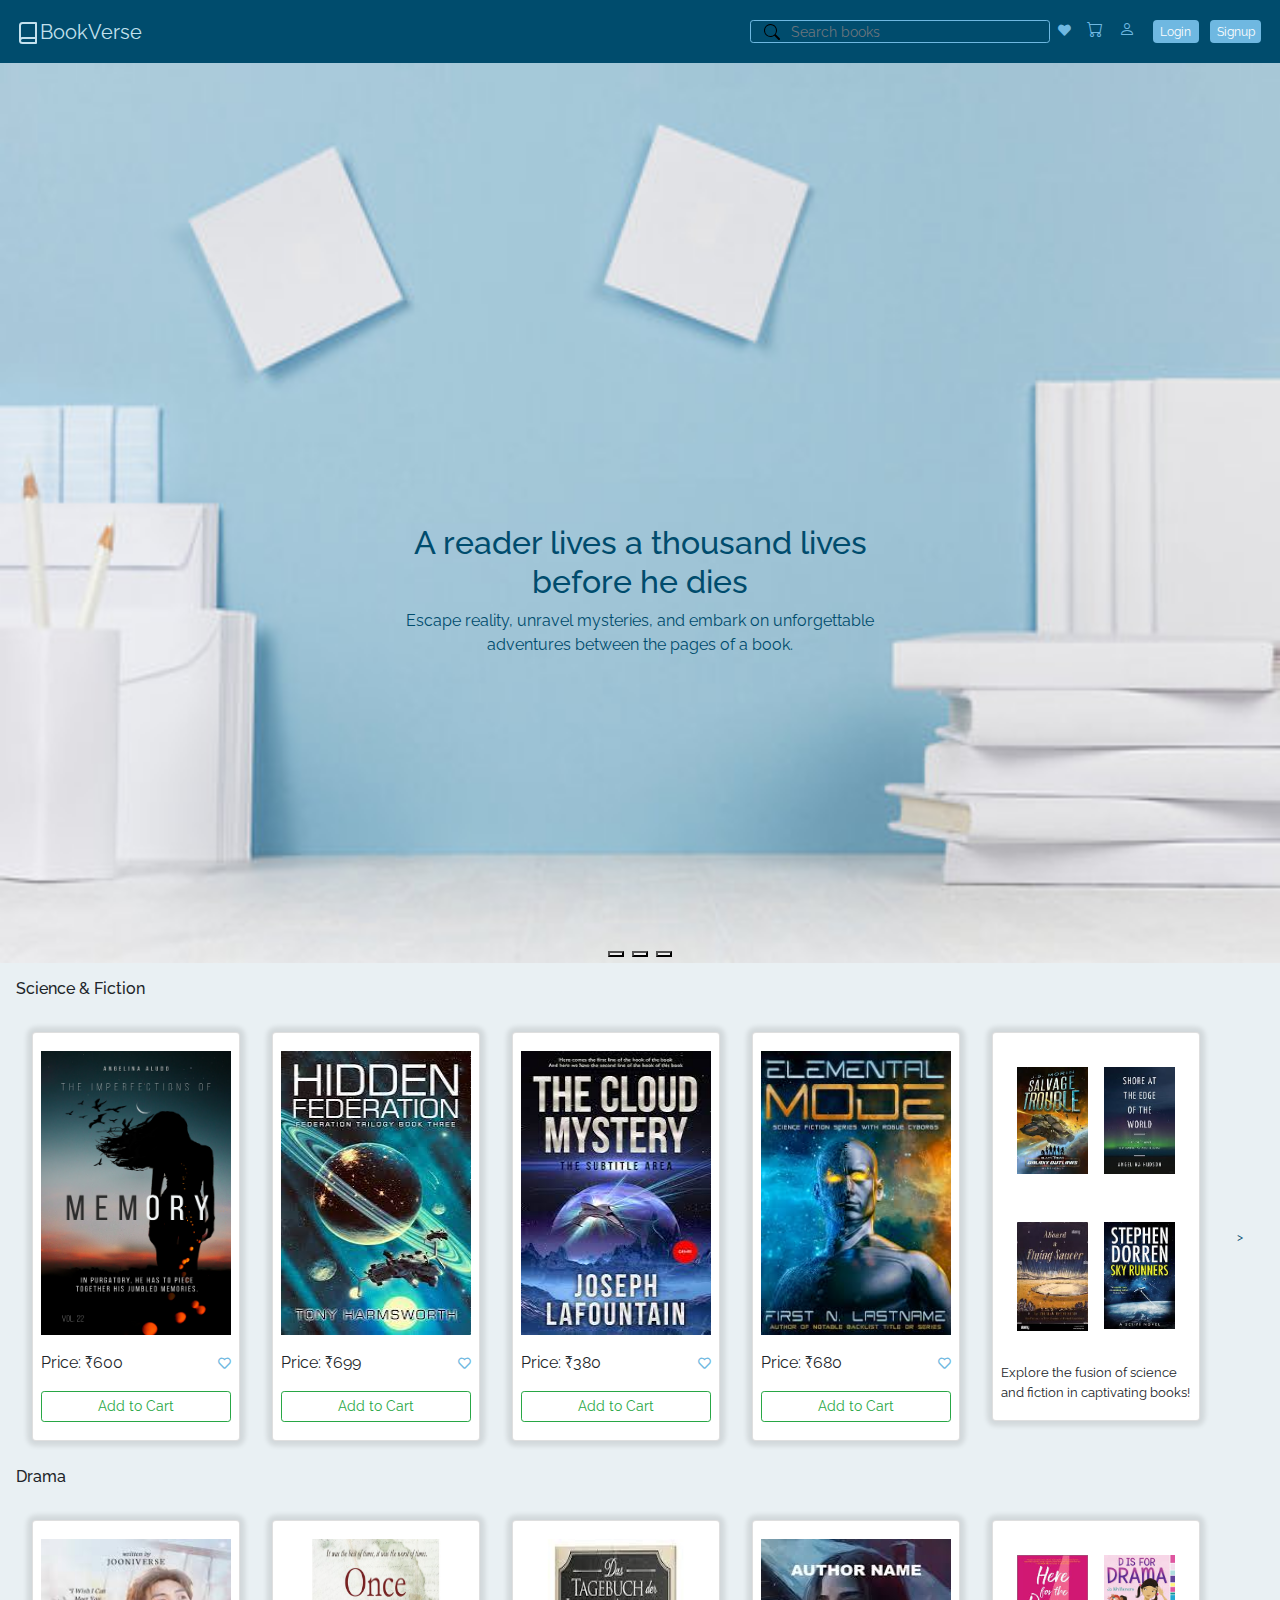
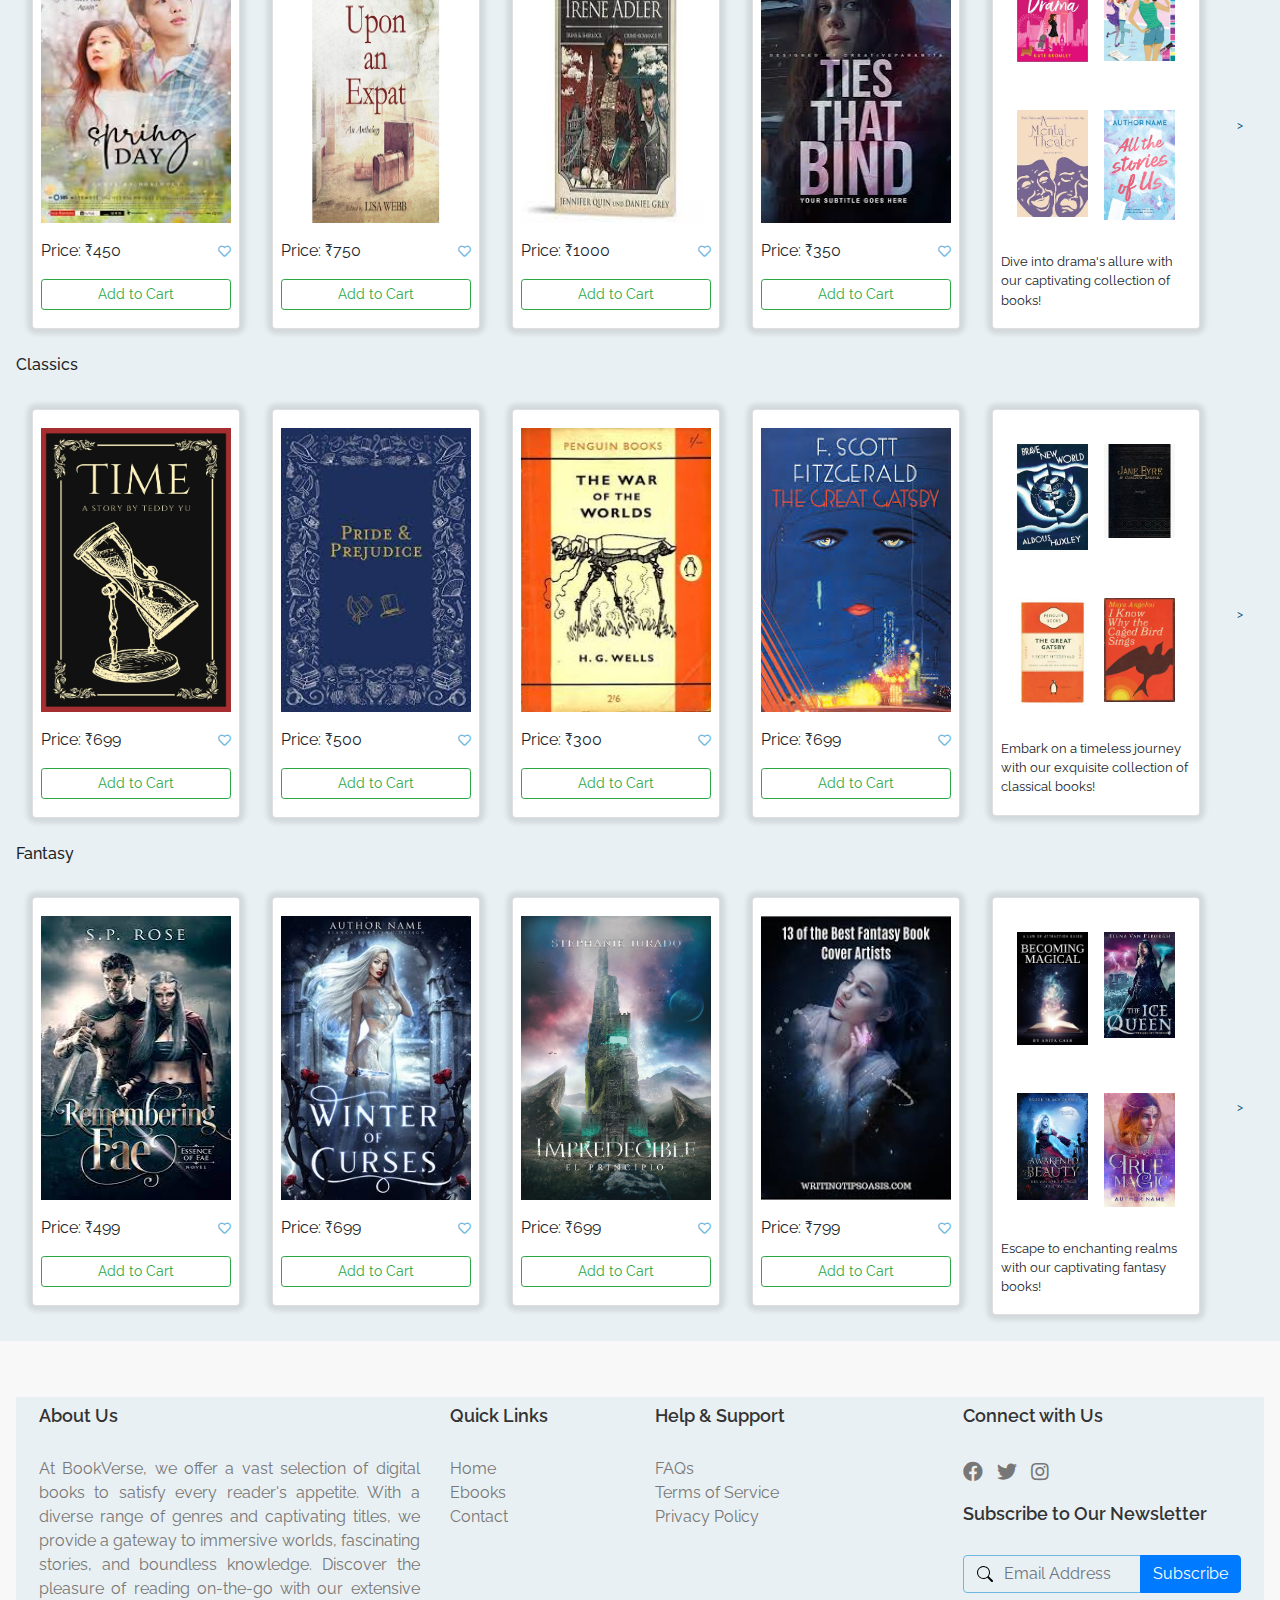
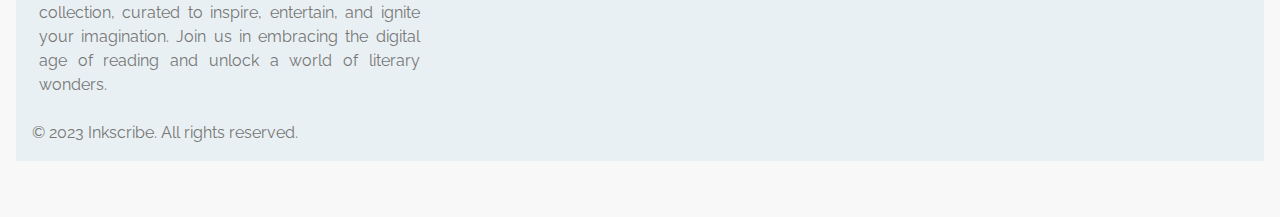
<file: landing.html>
<!DOCTYPE html>
<html>
  <head>
    <title>BookVerse: Your Digital Library</title>
    <link
      rel="stylesheet"
      href="https://cdn.jsdelivr.net/npm/bootstrap-icons@1.5.0/font/bootstrap-icons.css"
    />

    <link
      rel="stylesheet"
      href="https://maxcdn.bootstrapcdn.com/bootstrap/4.5.2/css/bootstrap.min.css"
    />
    <link
      rel="stylesheet"
      href="https://cdnjs.cloudflare.com/ajax/libs/font-awesome/5.15.3/css/all.min.css"
    />
    <script src="https://ajax.googleapis.com/ajax/libs/jquery/3.5.1/jquery.min.js"></script>
    <script src="https://cdnjs.cloudflare.com/ajax/libs/popper.js/1.16.0/umd/popper.min.js"></script>
    <script src="https://maxcdn.bootstrapcdn.com/bootstrap/4.5.2/js/bootstrap.min.js"></script>
    <script src="assets/js/landing.js"></script>
    <link rel="stylesheet" href="css/landing.css" />
    <link rel="icon" type="image/x-icon" href="images/book.svg">

  </head>
  <body>
    <header>
      <nav class="navbar navbar-expand-md navbar-custom align-items-center sticky-top">
        <a class="navbar-brand" href="#">
          <svg xmlns="http://www.w3.org/2000/svg" width="24" height="24" viewBox="0 0 24 24" fill="none" stroke="currentColor" stroke-width="2" stroke-linecap="round" stroke-linejoin="round" class="feather feather-book"><path d="M4 19.5A2.5 2.5 0 0 1 6.5 17H20"></path><path d="M6.5 2H20v20H6.5A2.5 2.5 0 0 1 4 19.5v-15A2.5 2.5 0 0 1 6.5 2z"></path></svg>BookVerse</a>
        <button
          class="navbar-toggler"
          type="button"
          data-toggle="collapse"
          data-target="#collapsibleNavbar"
        >
          <span class="navbar-toggler-icon"></span>
        </button>
        <div
          class="collapse navbar-collapse justify-content-end"
          id="collapsibleNavbar"
        >
          <ul class="navbar-nav">
            <li class="nav-item">
              <div class="dropdown">
                <form class="form-inline my-2 my-lg-0">
                  <div class="input-group mx-auto" style="width: 300px; padding-top: 10px;">
                    <input class="form-control form-control-sm align-self-center input-height input-width" type="text" placeholder="Search books" aria-label="Search">
                  </div>
                </form>
              </div>
            </li>
            <li class="nav-item">
              <a class="nav-link" href="#"
                ><i class="fas fa-heart navbar-icon navbar-icon-heart"></i
              ></a>
            </li>
            <li class="nav-item">
              <a class="nav-link" href="#"
                ><i class="bi bi-cart navbar-icon navbar-icon-cart"></i
              ></a>
            </li>
            <li class="nav-item">
              <a class="nav-link" href="#"
                ><i class="bi bi-person navbar-icon navbar-icon-user"></i
              ></a>
            </li>
            <li class="nav-item">
                <button class="btn btn-primary navbar-btn" data-target="#login_modal" data-toggle="modal">Login</button>
            </li>
            <li class="nav-item">
                <button class="btn btn-primary navbar-btn" data-target="#signup_modal" data-toggle="modal">Signup</button>
            </li>
          </ul>
        </div>
      </nav>
    </header>
    <div id="carouselExampleCaptions" class="carousel slide" data-ride="carousel">
      <div class="carousel-indicators indicator-item">
        <button type="button" class="m-1" data-bs-target="#carouselExampleCaptions" data-bs-slide-to="0" class="active" aria-current="true" aria-label="Slide 1"></button>
        <button type="button" class="m-1" data-bs-target="#carouselExampleCaptions" data-bs-slide-to="1" aria-label="Slide 2"></button>
        <button type="button" class="m-1" data-bs-target="#carouselExampleCaptions" data-bs-slide-to="2" aria-label="Slide 3"></button>
      </div>
      <div class="carousel-inner">
        <div class="carousel-item active car-item align-content-center ">
          <img src="images/blue_back.jpg" class="d-block w-100 car-image " alt="...">
          <div class="carousel-caption  w-60 justify-content-start c-dark">
            <h2 class="c-dark">A reader lives a thousand lives before he dies</h2>
            <p class="c-dark"> Escape reality, unravel mysteries, and embark on unforgettable adventures between the pages of a book.</p>
          </div>
        </div>
        <div class="carousel-item car-item ">
          <img src="images/blue_back.jpg" class="d-block w-100 car-image " alt="...">
          <div class="carousel-caption  w-60 justify-content-start c-dark">
            <h2 class="c-dark">Bookworm's Paradise: Where imagination knows no bounds.</h2>
            <p class="c-dark">Unleash your imagination, dive into captivating stories, and experience the magic of reading. Discover a bookworm's paradise.</p>
          </div>
        </div>
        <div class="carousel-item car-item ">
          <img src="images/blue_back.jpg" class="d-block w-100 car-image" alt="...">
          <div class="carousel-caption w-60 justify-content-start c-dark">
            <h2 class="c-dark">Literary Delight: Let the words be your sweet escape.</h2>
            <p class="c-dark cl">Discover the magic of literature, where words ignite your imagination and transport you to extraordinary realms of adventure and emotion.</p>
          </div>
        </div>
      </div>
      </div>
    </div>


    <div class="cat-item ml-3 mr-3 mt-3 mb-0"><h6>Science & Fiction</h6></div>
    <div id="cardContainersf">
    <div class="row no-gutters border-0">
      <div class="col-md-2 mx-md-auto  col-sm-6 card">
        <img src="img_sf/book1.jpg" class="card-img-top p-2 m-0" alt="Book 1">
        <div class="d-flex justify-content-between p-2">
          <p class="m-0 d-inline-block">Price:   ₹600</p>
          <a class="nav-link d-inline-block p-0" href="#"
              ><i class="far fa-heart navbar-icon navbar-icon-heart"></i
            ></a>
        </div>
          <a href="#" class="btn btn-outline-success btn-sm mt-2 m-2">Add to Cart</a> 
      </div>
      <div class="col-md-2 mx-md-auto  col-sm-6 card">
        <img src="img_sf/sf2.jpeg" class="card-img-top p-2 m-0" alt="Book 1">
        <div class="d-flex justify-content-between p-2">
          <p class="m-0 d-inline-block">Price:   ₹699</p>
          <a class="nav-link d-inline-block p-0" href="#"
              ><i class="far fa-heart navbar-icon navbar-icon-heart"></i
            ></a>
        </div>
          <a href="#" class="btn btn-outline-success btn-sm mt-2 m-2">Add to Cart</a> 
      </div>
      <div class="col-md-2 mx-md-auto  col-sm-6 card">
        <img src="img_sf/sf3.jpeg" class="card-img-top p-2 m-0" alt="Book 1">
        <div class="d-flex justify-content-between p-2">
          <p class="m-0 d-inline-block">Price:   ₹380</p>
          <a class="nav-link d-inline-block p-0" href="#"
              ><i class="far fa-heart navbar-icon navbar-icon-heart"></i
            ></a>
        </div>
          <a href="#" class="btn btn-outline-success btn-sm mt-2 m-2">Add to Cart</a> 
      </div>
      <div class="col-md-2 mx-md-auto  col-sm-6 card ">
        <img src="img_sf/sf4.jpeg" class="card-img-top p-2 m-0" alt="Book 1">
        <div class="d-flex justify-content-between p-2">
          <p class="m-0 d-inline-block">Price:   ₹680</p>
          <a class="nav-link d-inline-block p-0" href="#"
              ><i class="far fa-heart navbar-icon navbar-icon-heart"></i
            ></a>
        </div>
          <a href="#" class="btn btn-outline-success btn-sm mt-2 m-2">Add to Cart</a> 
      </div>
      <div class="col-md-2 mx-md-auto  col-sm-6 card">
        <div class="row bg-white">
        <img src="img_sf/sf51.jpeg" class="card-img-top p-2 m-0 h-25 w-50 col-md-6" alt="Book 1">
        <img src="img_sf/sf52.jpeg" class="card-img-top p-2 m-0 h-25 w-50 col-md-6" alt="Book 1">
      </div>
      <div class="row bg-white">
        <img src="img_sf/sf53.jpeg" class="card-img-top p-2 m-0 h-25 w-50 col-md-6" alt="Book 1">
        <img src="img_sf/sf55.jpeg" class="card-img-top p-2 m-0 h-25 w-50 col-md-6" alt="Book 1">
      </div>
      <p class="m-0 d-block small p-2">Explore the fusion of science and fiction in captivating books!</p>
      
      </div><div class="d-flex justify-content-between pl-2 pr-2">
        <button class="btn btn-primary navbar-btn align-self-center transparent-bg" id ="viewMoresf" class="small">></button>
      </div>
    </div>
  </div>
    <div class="cat-item ml-3 mr-3 mt-3 mb-0"><h6>Drama</h6></div>
    <div id="cardContainerdr">
    <div  class="row no-gutters border-0">
      <div class="col-md-2 mx-md-auto  col-sm-6 card">
        <img src="img_dr/dr51.jpeg" class="card-img-top p-2 m-0" alt="Book 1">
        <div class="d-flex justify-content-between p-2">
          <p class="m-0 d-inline-block">Price:   ₹450</p>
          <a class="nav-link d-inline-block p-0" href="#"
              ><i class="far fa-heart navbar-icon navbar-icon-heart"></i
            ></a>
        </div>
          <a href="#" class="btn btn-outline-success btn-sm mt-2 m-2">Add to Cart</a> 
      </div>
      <div class="col-md-2 mx-md-auto  col-sm-6 card">
        <img src="img_dr/dr1.jpeg" class="card-img-top p-2 m-0" alt="Book 1">
        <div class="d-flex justify-content-between p-2">
          <p class="m-0 d-inline-block">Price:   ₹750</p>
          <a class="nav-link d-inline-block p-0" href="#"
              ><i class="far fa-heart navbar-icon navbar-icon-heart"></i
            ></a>
        </div>
          <a href="#" class="btn btn-outline-success btn-sm mt-2 m-2">Add to Cart</a> 
      </div>
      <div class="col-md-2 mx-md-auto  col-sm-6 card">
        <img src="img_dr/dr2.jpeg" class="card-img-top p-2 m-0" alt="Book 1">
        <div class="d-flex justify-content-between p-2">
          <p class="m-0 d-inline-block">Price:   ₹1000</p>
          <a class="nav-link d-inline-block p-0" href="#"
              ><i class="far fa-heart navbar-icon navbar-icon-heart"></i
            ></a>
        </div>
          <a href="#" class="btn btn-outline-success btn-sm mt-2 m-2">Add to Cart</a> 
      </div>
      <div class="col-md-2 mx-md-auto  col-sm-6 card ">
        <img src="img_dr/dr54.jpeg" class="card-img-top p-2 m-0" alt="Book 1">
        <div class="d-flex justify-content-between p-2">
          <p class="m-0 d-inline-block">Price:   ₹350</p>
          <a class="nav-link d-inline-block p-0" href="#"
              ><i class="far fa-heart navbar-icon navbar-icon-heart"></i
            ></a>
        </div>
          <a href="#" class="btn btn-outline-success btn-sm mt-2 m-2">Add to Cart</a> 
      </div>
      <div class="col-md-2 mx-md-auto  col-sm-6 card">
        <div class="row bg-white">
        <img src="img_dr/dr52.jpeg" class="card-img-top p-2 m-0 h-25 w-50 col-md-6" alt="Book 1">
        <img src="img_dr/dr53.jpeg" class="card-img-top p-2 m-0 h-25 w-50 col-md-6" alt="Book 1">
      </div>
      <div class="row bg-white">
        <img src="img_dr/dr3.jpeg" class="card-img-top p-2 m-0 h-25 w-50 col-md-6" alt="Book 1">
        <img src="img_dr/dr4.jpg" class="card-img-top p-2 m-0 h-25 w-50 col-md-6" alt="Book 1">
      </div>
      <p class="m-0 d-block small p-2">Dive into drama's allure with our captivating collection of books!</p>
       
      </div> <div class="d-flex justify-content-between pl-2 pr-2">
          <button class="btn btn-primary navbar-btn align-self-center transparent-bg" id ="viewMoredr" class="small">></button>
        </div>
    </div>
  </div>
    <div class="cat-item ml-3 mr-3 mt-3 mb-0"><h6>Classics</h6></div>
    <div id="cardContainercl">
    <div class="row no-gutters border-0">
      <div class="col-md-2 mx-md-auto  col-sm-6 card">
        <img src="img_cl/cl1.webp" class="card-img-top p-2 m-0" alt="Book 1">
        <div class="d-flex justify-content-between p-2">
          <p class="m-0 d-inline-block">Price:   ₹699</p>
          <a class="nav-link d-inline-block p-0" href="#"
              ><i class="far fa-heart navbar-icon navbar-icon-heart"></i
            ></a>
        </div>
          <a href="#" class="btn btn-outline-success btn-sm mt-2 m-2">Add to Cart</a> 
      </div>
      <div class="col-md-2 mx-md-auto  col-sm-6 card">
        <img src="img_cl/cl2.jpeg" class="card-img-top p-2 m-0" alt="Book 1">
        <div class="d-flex justify-content-between p-2">
          <p class="m-0 d-inline-block">Price:   ₹500</p>
          <a class="nav-link d-inline-block p-0" href="#"
              ><i class="far fa-heart navbar-icon navbar-icon-heart"></i
            ></a>
        </div>
          <a href="#" class="btn btn-outline-success btn-sm mt-2 m-2">Add to Cart</a> 
      </div>
      <div class="col-md-2 mx-md-auto  col-sm-6 card">
        <img src="img_cl/cl3.jpeg" class="card-img-top p-2 m-0" alt="Book 1">
        <div class="d-flex justify-content-between p-2">
          <p class="m-0 d-inline-block">Price:   ₹300</p>
          <a class="nav-link d-inline-block p-0" href="#"
              ><i class="far fa-heart navbar-icon navbar-icon-heart"></i
            ></a>
        </div>
          <a href="#" class="btn btn-outline-success btn-sm mt-2 m-2">Add to Cart</a> 
      </div>
      <div class="col-md-2 mx-md-auto  col-sm-6 card ">
        <img src="img_cl/cl4.jpeg" class="card-img-top p-2 m-0" alt="Book 1">
        <div class="d-flex justify-content-between p-2">
          <p class="m-0 d-inline-block">Price:   ₹699</p>
          <a class="nav-link d-inline-block p-0" href="#"
              ><i class="far fa-heart navbar-icon navbar-icon-heart"></i
            ></a>
        </div>
          <a href="#" class="btn btn-outline-success btn-sm mt-2 m-2">Add to Cart</a> 
      </div>
      <div class="col-md-2 mx-md-auto  col-sm-6 card">
        <div class="row bg-white">
        <img src="img_cl/cl51.jpg" class="card-img-top p-2 m-0 h-25 w-50 col-md-6" alt="Book 1">
        <img src="img_cl/cl52.jpeg" class="card-img-top p-2 m-0 h-25 w-50 col-md-6" alt="Book 1">
      </div>
      <div class="row bg-white">
        <img src="img_cl/cl53.jpeg" class="card-img-top p-2 m-0 h-25 w-50 col-md-6" alt="Book 1">
        <img src="img_cl/cl54.jpeg" class="card-img-top p-2 m-0 h-25 w-50 col-md-6" alt="Book 1">
      </div>
      <p class="m-0 d-block small p-2">Embark on a timeless journey with our exquisite collection of classical books!</p>
      </div>
      <div class="d-flex justify-content-between pl-2 pr-2">
        <button class="btn btn-outline-primary navbar-btn align-self-center transparent-bg" id ="viewMorecl" class="small">></button>
      </div>
    </div>
  </div>
    <div class="cat-item ml-3 mr-3 mt-3 mb-0"><h6>Fantasy</h6></div>
    <div id="cardContainerfs">
    <div class="row no-gutters border-0">
  <div class="col-md-2 mx-md-auto  col-sm-6 card">
    <img src="img_fs/fs54.jpeg" class="card-img-top p-2 m-0" alt="Book 1">
    <div class="d-flex justify-content-between p-2">
      <p class="m-0 d-inline-block">Price:   ₹499</p>
      <a class="nav-link d-inline-block p-0" href="#"
          ><i class="far fa-heart navbar-icon navbar-icon-heart"></i
        ></a>
    </div>
      <a href="#" class="btn btn-outline-success btn-sm mt-2 m-2">Add to Cart</a> 
  </div>
  <div class="col-md-2 mx-md-auto  col-sm-6 card">
    <img src="img_fs/fs2.jpg" class="card-img-top p-2 m-0" alt="Book 1">
    <div class="d-flex justify-content-between p-2">
      <p class="m-0 d-inline-block">Price:   ₹699</p>
      <a class="nav-link d-inline-block p-0" href="#"
          ><i class="far fa-heart navbar-icon navbar-icon-heart"></i
        ></a>
    </div>
      <a href="#" class="btn btn-outline-success btn-sm mt-2 m-2">Add to Cart</a> 
  </div>
  <div class="col-md-2 mx-md-auto  col-sm-6 card">
    <img src="img_fs/fs3.jpg" class="card-img-top p-2 m-0" alt="Book 1">
    <div class="d-flex justify-content-between p-2">
      <p class="m-0 d-inline-block">Price:   ₹699</p>
      <a class="nav-link d-inline-block p-0" href="#"
          ><i class="far fa-heart navbar-icon navbar-icon-heart"></i
        ></a>
    </div>
      <a href="#" class="btn btn-outline-success btn-sm mt-2 m-2">Add to Cart</a> 
  </div>
  <div class="col-md-2 mx-md-auto  col-sm-6 card ">
    <img src="img_fs/fs4.jpeg" class="card-img-top p-2 m-0" alt="Book 1">
    <div class="d-flex justify-content-between p-2">
      <p class="m-0 d-inline-block">Price:   ₹799</p>
      <a class="nav-link d-inline-block p-0" href="#"
          ><i class="far fa-heart navbar-icon navbar-icon-heart"></i
        ></a>
    </div>
      <a href="#" class="btn btn-outline-success btn-sm mt-2 m-2">Add to Cart</a> 
  </div>
  <div class="col-md-2 mx-md-auto  col-sm-6 card">
    <div class="row bg-white">
    <img src="img_fs/fs51.jpeg" class="card-img-top p-2 m-0 h-25 w-50 col-md-6" alt="Book 1">
    <img src="img_fs/fs1.jpeg" class="card-img-top p-2 m-0 h-25 w-50 col-md-6" alt="Book 1">
  </div>
  <div class="row bg-white">
    <img src="img_fs/fs52.jpeg" class="card-img-top p-2 m-0 h-25 w-50 col-md-6" alt="Book 1">
    <img src="img_fs/fs53.jpeg" class="card-img-top p-2 m-0 h-25 w-50 col-md-6" alt="Book 1">
  </div>
  <p class="m-0 d-block small p-2">Escape to enchanting realms with our captivating fantasy books!</p>
 
  </div> <div class="d-flex justify-content-between pl-2 pr-2">
    <button class="btn btn-primary navbar-btn align-self-center transparent-bg" id ="viewMorefs" >></button>
  </div>
</div>
</div>
    <footer class="footer">
      <div class="cont">
        <div class="row p-2 border-0">
          <div class="col-md-4 col-sm-6">
            <h4>About Us</h4>
            <p class="text-justify">At BookVerse, we offer a vast selection of digital books to satisfy every reader's appetite. With a diverse range of genres and captivating titles, we provide a gateway to immersive worlds, fascinating stories, and boundless knowledge. Discover the pleasure of reading on-the-go with our extensive collection, curated to inspire, entertain, and ignite your imagination. Join us in embracing the digital age of reading and unlock a world of literary wonders.</p>
          </div>
          <div class="col-md-2 col-sm-6">
            <h4>Quick Links</h4>
            <ul class="list-unstyled">
              <li><a href="#">Home</a></li>
              <li><a href="#">Ebooks</a></li>
              <li><a href="#">Contact</a></li>
            </ul>
          </div>
          <div class="col-md-3 col-sm-6">
            <h4>Help & Support</h4>
            <ul class="list-unstyled">
              <li><a href="#">FAQs</a></li>
              <li><a href="#">Terms of Service</a></li>
              <li><a href="#">Privacy Policy</a></li>
            </ul>
          </div>
          <div class="col-md-3 col-sm-6">
            <h4>Connect with Us</h4>
            <ul class="list-inline social-icons">
              <li><a href="#"><i class="fab fa-facebook"></i></a></li>
              <li><a href="#"><i class="fab fa-twitter"></i></a></li>
              <li><a href="#"><i class="fab fa-instagram"></i></a></li>
            </ul>
            <h4>Subscribe to Our Newsletter</h4>
            <form>
              <div class="input-group">
                <input type="email" class="form-control" placeholder="Email Address">
                <div class="input-group-append">
                  <button type="submit" class="btn btn-primary">Subscribe</button>
                </div>
              </div>
            </form>
          </div>
          <p class="text-center m-2 d-block justify-self-center">&copy; 2023 Inkscribe. All rights reserved.</p>
        </div>
      </div>
    </footer>
    
  </body>
</html>
</file>
<file: css/landing.css>
/* Import Raleway font from Google Fonts */
@import url('https://fonts.googleapis.com/css2?family=Raleway:wght@300;400;500;700&display=swap');

/* Apply Raleway as the font-family for the body */
body {
  font-family: 'Raleway', sans-serif;
}


body {
  margin: 0px;
  padding: 0px;
  box-sizing: border-box;
  background-color:#e9f0f3;
  background-size: cover;
   
}
.navbar-custom {
  background-color: #004C6D;
  height: 7vh;
}
.navbar-custom .navbar-brand {
  color:  #C4E1EE;
}
.navbar-custom .navbar-nav .nav-link {
  color:  #C4E1EE;
}
.navbar-custom .navbar-nav .nav-link:hover {
  color:  #C4E1EE;
}

.navbar-icon {
  color:  #6FB8E1;
  font-size: 1rem; /* Adjust the font size as needed */
}

.navbar-icon-heart,
.navbar-icon-cart,
.navbar-icon-user {
  transition: color 0.3s ease; /* Add transition for hover effect */
}

.navbar-icon-heart:hover,
.navbar-icon-cart:hover,
.navbar-icon-user:hover {
  color:  #C4E1EE; /* Creamy white */
}
.navbar-icon-heart:hover {
  font-size: 0.8rem;
  fill:  #C4E1EE;
}
.navbar-icon-heart {
  font-size: 0.8rem;
}
input.form-control {
  border: 1px solid  #6FB8E1;
  display: block;
  padding: 9px 2px 9px 40px;
  background: transparent
    url("data:image/svg+xml,%3Csvg xmlns='http://www.w3.org/2000/svg' width='16' height='16' class='bi bi-search navbar-icon' viewBox='0 0 16 16'%3E%3Cpath d='M11.742 10.344a6.5 6.5 0 1 0-1.397 1.398h-.001c.03.04.062.078.098.115l3.85 3.85a1 1 0 0 0 1.415-1.414l-3.85-3.85a1.007 1.007 0 0 0-.115-.1zM12 6.5a5.5 5.5 0 1 1-11 0 5.5 5.5 0 0 1 11 0z'%3E%3C/path%3E%3C/svg%3E")
    no-repeat 13px center;
}
.input-height {
  height: 23px;
}
.input-width {
  width: 80px;
}
.navbar-image {
  height: 40px;
  width: 40px;
  margin: 0px;
  padding: 0px;
}
.navbar {
  margin: 0px;
}
.car-image {
  height: 100%;
  width: 100%;
}
.car-item {
  height: 100vh;
}
.indicator-item{
  padding: 2px;
  border: 0px;
}
.c-dark{
  color:#004C6D;
}
.c-light{
  color: #6FB8E1;
}
.c-ultraLight{
  color:  #C4E1EE;
}
.carousel-caption{
  position: absolute;
  right:30%;
  bottom: 30%;
  left:30%;
  z-index: 10;
}
.h2{
  margin-bottom: 10px;
}
.card-img-top{
  height: 300px;
  width: 100%;
  margin: 10px;
}
.card{
  height: fit-content;
  padding: 10px;
  margin: 10px;
  background-color: #FFF;
  box-shadow: 0 0 5px 5px rgba(0, 0, 0, 0.1);
}
.cat-item{
  display: flex;
  flex-direction: row;
  justify-content: space-between;
  margin-top: 10px;
  font-size: x-small;
}
.card-cta{
 flex-direction: row;
 justify-content: space-around;
 
}
.navbar-btn {
  height: 23px;
  width: 80%;
  font-size: 12px;
  margin: 10px;
  padding: 3px;
  background-color: #6FB8E1;
  border: none;
  color: #FFF;
  justify-content: center;
  align-items: center;
}
.navbar-btn:hover {
  height: 23px;
  width: 80%;
  font-size: 12px;
  margin: 10px;
  padding: 3px;
  background-color: #C4E1EE;
  border: none;
  color: #FFF;
  justify-content: center;
  align-items: center;
}

.row{
  margin:1rem;
  border: 0;
  background-color:#e9f0f3;
}
.footer {
  background-color: #f8f8f8;
  padding: 40px 0;
}

.footer h4 {
  color: #333;
  font-size: 18px;
  font-weight: 600;
  margin-bottom: 30px;
}

.footer p {
  color: #777;
}

.footer ul.list-unstyled li a {
  color: #777;
  text-decoration: none;
}

.footer ul.list-unstyled li a:hover {
  color: #333;
}

.footer .social-icons li {
  display: inline-block;
  margin-right: 10px;
}

.footer .social-icons li a {
  color: #777;
  font-size: 20px;
}

.footer .social-icons li a:hover {
  color: #333;
}

.footer form .input-group {
  margin-top: 10px;
}

.footer form .input-group-append button {
  border-top-left-radius: 0;
  border-bottom-left-radius: 0;
}
.transparent-bg {
  background-color: transparent !important;
  color: #004C6D;
}
.slide-in-right {
  animation: slide-in 0.5s ease-in;
}

.slide-out- {
  animation: slide-out 0.5s ease-out;
}

@keyframes slide-in {
  0% {
    transform: translateX(0%);
    opacity: 0;
  }
  100% {
    transform: translateX(100%);
    opacity: 1;
  }
}

@keyframes slide-out {
  0% {
    transform: translateX(0%);
    opacity: 1;
  }
  100% {
    transform: translateX(-100%);
    opacity: 0;
  }
}
</file>
